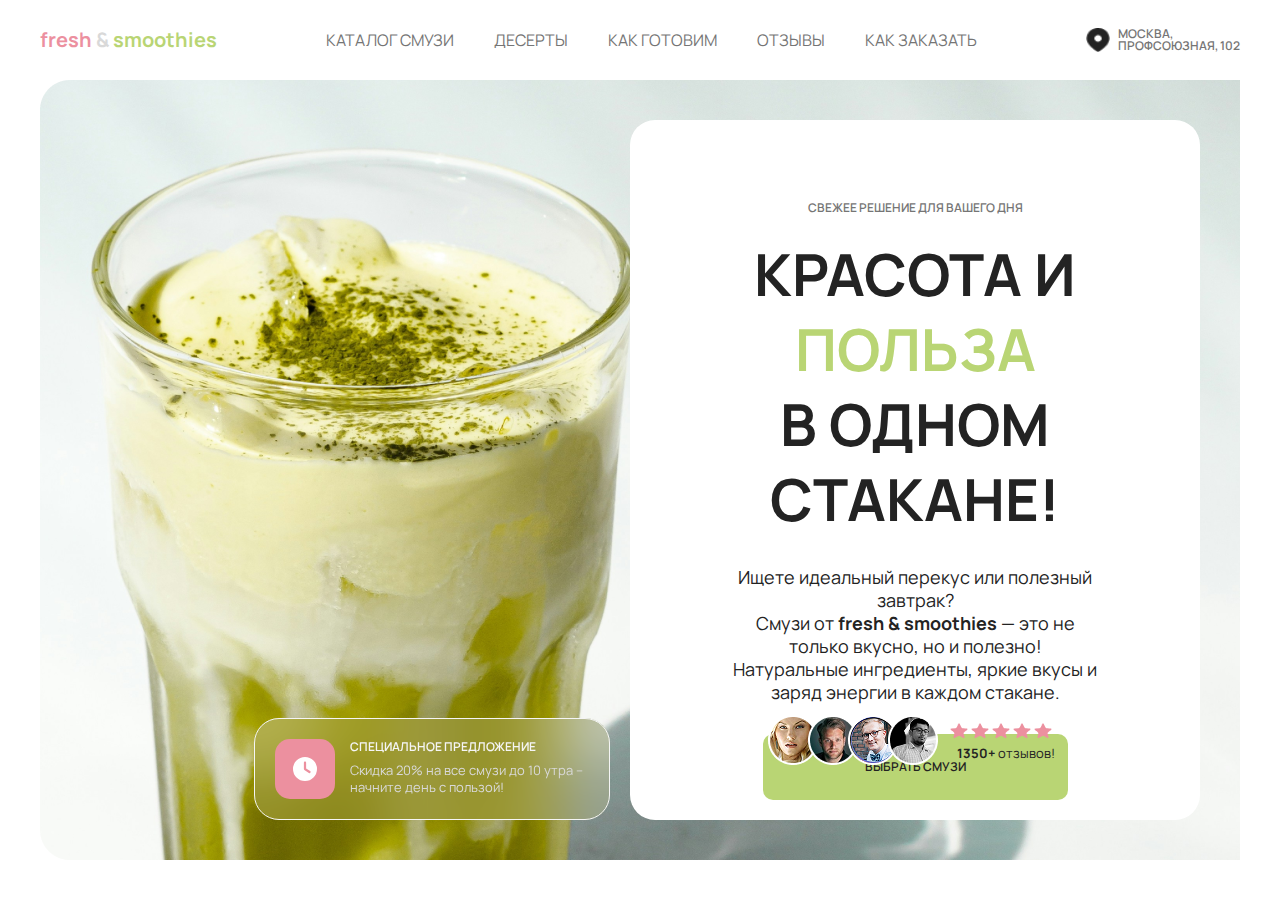
<file: dist/index.html>
<!doctype html>
<html lang="en">
  <head>
    <meta charset="UTF-8" />
    <link rel="icon" type="image/svg+xml" href="/vite.svg" />
    <meta name="viewport" content="width=device-width, initial-scale=1.0" />
    <title>Vite + React + TS</title>
    <script type="module" crossorigin src="/assets/index-C5RuimCp.js"></script>
    <link rel="stylesheet" crossorigin href="/assets/index-CQl6nkMw.css">
  </head>
  <body>
    <div id="root"></div>
  </body>
</html>
</file>
<file: assets/index-CQl6nkMw.css>
@import"https://fonts.googleapis.com/css2?family=Manrope:wght@200..800&display=swap";*{margin:0;padding:0;box-sizing:border-box;font-family:Manrope,sans-serif}._wrapper_130g6_1{display:flex;gap:20px;margin:0 40px;padding:40px;background:url(/assets/background-sVCpM2pT.png);height:780px;background-repeat:no-repeat;background-size:cover}._wrapper_130g6_1 ._leftSide_130g6_11{position:relative;flex:1}._wrapper_130g6_1 ._leftSide_130g6_11 ._special_130g6_15{display:flex;gap:15px;background-color:#ffffff1a;-webkit-backdrop-filter:blur(34px);backdrop-filter:blur(34px);position:absolute;bottom:0;right:0;padding:20px;border:1.5px solid #f5f5f5;border-radius:25px}._wrapper_130g6_1 ._leftSide_130g6_11 ._special_130g6_15 ._clock_130g6_27{display:flex;padding:18px;border-radius:15px;background-color:#ec909f}._wrapper_130g6_1 ._leftSide_130g6_11 ._special_130g6_15 ._text_130g6_33{display:flex;flex-direction:column;gap:7px}._wrapper_130g6_1 ._leftSide_130g6_11 ._special_130g6_15 ._text_130g6_33 ._title_130g6_38{text-transform:uppercase;font-size:12px;line-height:16px;font-weight:600;color:#f5f5f5}._wrapper_130g6_1 ._leftSide_130g6_11 ._special_130g6_15 ._text_130g6_33 ._desc_130g6_45{max-width:239px;font-size:13px;line-height:17px;font-weight:400;color:#d9d9d9}._wrapper_130g6_1 ._rightSide_130g6_52{position:relative;display:flex;flex-direction:column;align-items:center;flex:1;background-color:#fff;border-radius:25px;width:100%;height:100%;padding:80px 20px;text-align:center}._wrapper_130g6_1 ._rightSide_130g6_52 ._text_130g6_33{display:flex;flex-direction:column;gap:20px}._wrapper_130g6_1 ._rightSide_130g6_52 ._text_130g6_33 ._superTitle_130g6_70{text-transform:uppercase;font-size:12px;line-height:16px;font-weight:600;color:#757575}._wrapper_130g6_1 ._rightSide_130g6_52 ._text_130g6_33 ._title_130g6_38{text-transform:uppercase;font-size:58px;line-height:75px;font-weight:700;color:#232323}._wrapper_130g6_1 ._rightSide_130g6_52 ._text_130g6_33 ._title_130g6_38 span{color:#b9d574}._wrapper_130g6_1 ._rightSide_130g6_52 ._text_130g6_33 ._subTitle_130g6_87{margin-top:10px;padding:0 80px;font-size:18px;line-height:23px;font-weight:400;color:#232323}._wrapper_130g6_1 ._rightSide_130g6_52 ._text_130g6_33 ._subTitle_130g6_87 span{font-weight:700}._wrapper_130g6_1 ._rightSide_130g6_52 ._choose_130g6_98{cursor:pointer;margin-top:30px;padding:25px 102px;border:none;border-radius:10px;background-color:#b9d574;font-size:12px;line-height:16px;font-weight:600;text-transform:uppercase;color:#232323;transition:all .2s ease-in-out}._wrapper_130g6_1 ._rightSide_130g6_52 ._choose_130g6_98:hover{background-color:#91a65c}._wrapper_130g6_1 ._rightSide_130g6_52 ._reviews_130g6_115{text-align:center;position:absolute;bottom:50px;display:flex;align-items:center;gap:12px}._wrapper_130g6_1 ._rightSide_130g6_52 ._reviews_130g6_115 ._info_130g6_123{display:flex;flex-direction:column;align-items:center}._wrapper_130g6_1 ._rightSide_130g6_52 ._reviews_130g6_115 ._info_130g6_123 ._amount_130g6_128{font-size:13px;line-height:17px;font-weight:400;color:#232323}._wrapper_130g6_1 ._rightSide_130g6_52 ._reviews_130g6_115 ._info_130g6_123 ._amount_130g6_128 span{font-weight:700}._header_1g76x_1{display:flex;justify-content:space-between;align-items:center;padding:27px 40px}._header_1g76x_1 ._logo_1g76x_7{font-size:20px;line-height:26px;font-weight:700;color:#d9d9d9}._header_1g76x_1 ._logo_1g76x_7 ._fresh_1g76x_13{color:#ec909f}._header_1g76x_1 ._logo_1g76x_7 ._smoothies_1g76x_16{color:#b9d574}._header_1g76x_1 ._nav_1g76x_19 ._list_1g76x_19{display:flex;gap:40px;list-style-type:none}._header_1g76x_1 ._nav_1g76x_19 ._list_1g76x_19 ._item_1g76x_24{cursor:pointer;color:#757575;text-decoration:none;text-transform:uppercase}._header_1g76x_1 ._addressBlock_1g76x_30{display:flex;gap:8px;align-items:center}._header_1g76x_1 ._addressBlock_1g76x_30 img{width:24px;height:24px}._header_1g76x_1 ._addressBlock_1g76x_30 ._address_1g76x_30{display:flex;flex-direction:column;gap:5px;font-size:12px;line-height:12px;font-weight:600;color:#757575;text-transform:uppercase}
</file>
